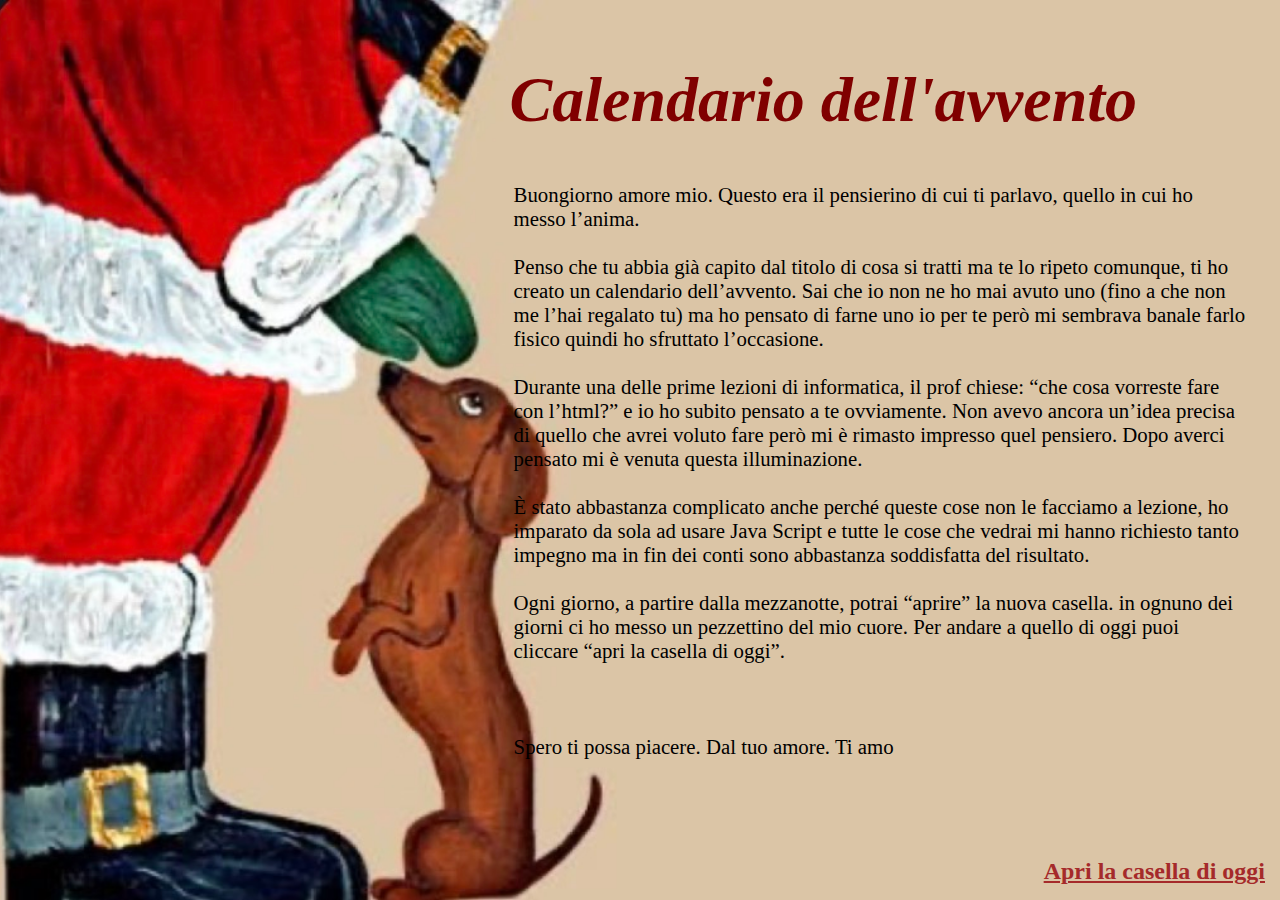
<file: Index.html>
<html lang="it">


<head>
  <meta charset="UTF-8" />
  <title>Calendario dell'avvento </title>
  <link rel="stylesheet" href="amore.css" />

</head>


<body>

  <div class="container"></div>
    <h1> <i> <b> Calendario dell'avvento </b> </i> </h1>
    <p id="messaggio1">

    Buongiorno amore mio. Questo era il pensierino di cui ti parlavo, quello in cui ho messo l’anima.  <br><br>
    
    Penso che tu abbia già capito dal titolo di cosa si tratti ma te lo ripeto comunque, ti ho creato un calendario dell’avvento. 
    Sai che io non ne ho mai avuto uno (fino a che non me l’hai regalato tu) ma ho pensato di farne uno io per te però mi sembrava banale farlo fisico quindi ho sfruttato l’occasione. 

    <br><br>
    Durante una delle prime lezioni di informatica, il prof chiese: “che cosa vorreste fare con l’html?” e io ho subito pensato a te ovviamente. Non avevo ancora un’idea precisa di quello che avrei voluto fare però mi è rimasto impresso quel pensiero. Dopo averci pensato mi è venuta questa illuminazione. 
    
    <br><br>
    È stato abbastanza complicato anche perché queste cose non le facciamo a lezione, ho imparato da sola ad usare Java Script e tutte le cose che vedrai mi hanno richiesto tanto impegno ma in fin dei conti sono abbastanza soddisfatta del risultato. 
    
    <br><br>
    Ogni giorno, a partire dalla mezzanotte, potrai “aprire” la nuova casella. in ognuno dei giorni ci ho messo un pezzettino del mio cuore. Per andare a quello di oggi puoi cliccare “apri la casella di oggi”.
    
    <br><br><br><br>
    Spero ti possa piacere. 
    Dal tuo amore. Ti amo

    </p>

    <br> 

    <b><a href="Giorni.html"> Apri la casella di oggi </a></b>

</body>

</html>
</file>
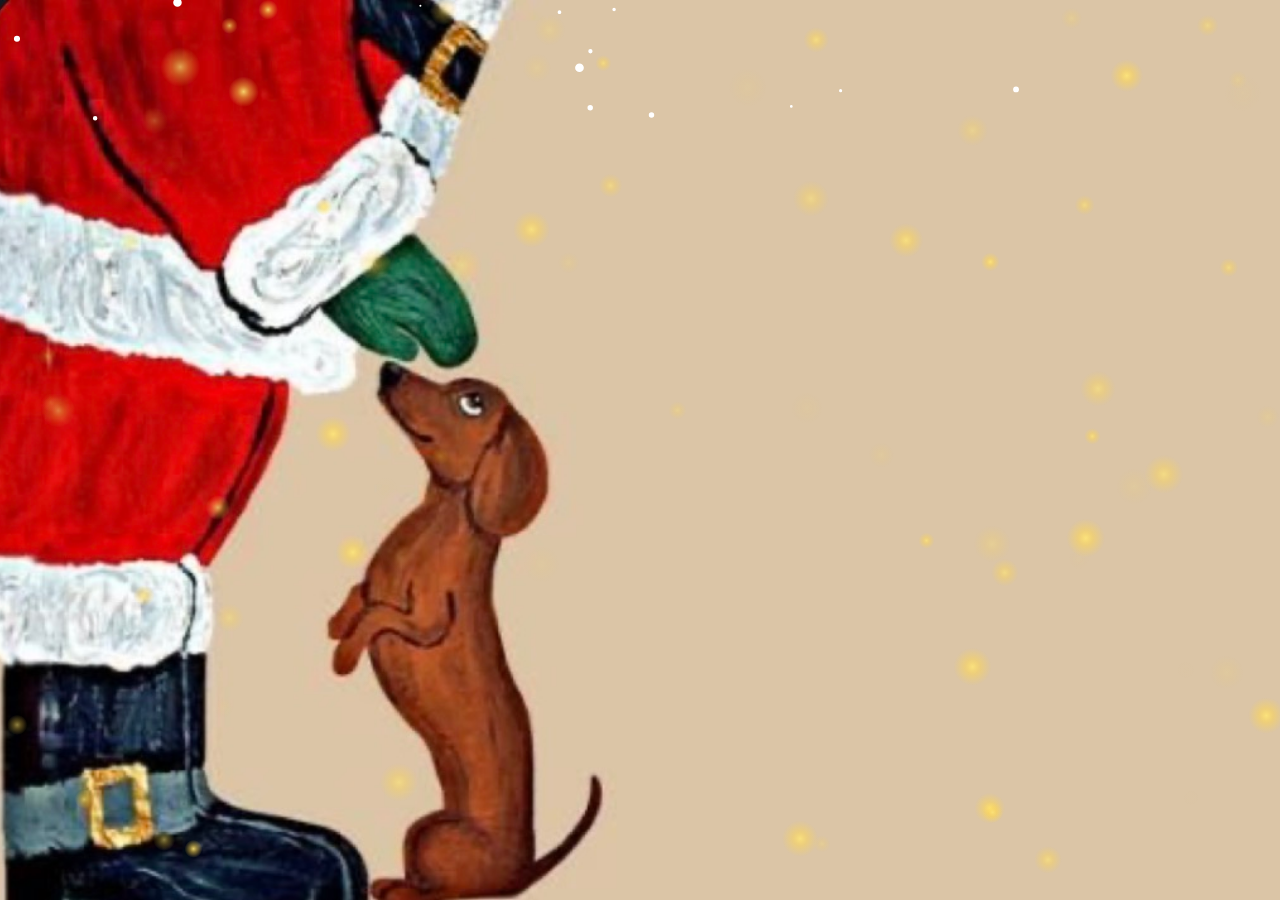
<file: Giorni.html>
<html lang="it">


<head>
  <meta charset="UTF-8" />
  <title>Calendario dell'avvento </title>
  <link rel="stylesheet" href="amore.css" />

</head>
 
<body>

  <canvas id="lightsCanvas"></canvas>

  <div id="doors">
    <div id="leftDoor" class="door">
      <div class="handle"></div>
    </div>
    <div id="rightDoor" class="door">
      <div class="handle"></div>
    </div>
  </div>
  
  <audio id="creakSound">
    <source src="porta.mp3" type="audio/mpeg">
  </audio>

    <canvas id="snowCanvas"></canvas>
    
    <div id="content">
      
      <div id="scratchContainer">
        <canvas id="scratchCanvas" width="300" height="150"></canvas>
        <div id="scratchMessage"></div>
      </div>

    </div>

    <canvas id="fireworksCanvas"></canvas>
    
    <script src="amore.js"></script>

</body>

</html>
</file>
<file: amore.css>
body {

  background-image:url(Sfondo.jpg);
  background-repeat: no-repeat;
  background-size: cover;
  background-position: center;

}

h1 {

  text-align: center;
  color: rgb(128, 0, 0);
  font-family:Palatino;
  font-size: 400%;
  margin-left: 29%;
  margin-top: 5%;
  margin-bottom: 2%;


}

p#messaggio1 {
  
  font-family:Palatino;
  color:black;
  text-align:left;
  font-size: 130%;
  margin-left:40%;
  margin-right: 2%;;
  margin-bottom: 2%;
  display: inline-block;

}

div#content {

  font-family: Palatino;
  color:black;
  text-align:left;
  font-size: 100%;
  margin-left: 46%;
  margin-right: 2%;
  white-space: pre-line;

}

img {

  border: 3px solid;
  border-color:blanchedalmond;
  border-radius: 18px;
  box-shadow: 0 4px 10px rgba(0, 0, 0, 0.08);

}

a {

  position: absolute;
  bottom: 15; 
  right: 15;
  font-family: Palatino;
  color: brown;
  font-size: 150%;

}

button {

  background-color: wheat;
  color:black; /* Colore del testo */
  padding: 8px 16px; /* Spaziatura interna */
  text-align: center;
  display: inline-block;
  font-size: 10px;
  margin: 4px 2px;
  border: none; /* Rimuove il bordo di default */
  border-radius: 8px;

}

#snowCanvas {
  position: fixed;
  top: 0;
  left: 0;
  width: 100%;
  height: 100%;
  pointer-events: none; /* permette di cliccare gli altri elementi */
  z-index: 2000; /* sopra tutto */
}

#lightsCanvas {
  position: fixed;
  top: 0;
  left: 0;
  width: 100%;
  height: 100%;
  pointer-events: none;
  z-index: 500; /* sotto alla neve, sopra allo sfondo */
}

/* CONTENITORE */
#doors {
  position: fixed;
  top: 0;
  left: 0;
  width: 100vw;
  height: 100vh;
  z-index: 1500;
  display: flex;
  pointer-events: none;
}

/* SINGOLE ANTE */
.door {
  width: 50vw;
  height: 100vh;
  background: linear-gradient(90deg, #3d2418, #2a160f);
  position: relative;
  transition: transform 2s ease-in-out;
  box-shadow: inset 0 0 20px rgba(0,0,0,0.6);
}

/* EFFETTO LEGNO */
.door::after {
  content: "";
  position: absolute;
  inset: 0;
  background-image: repeating-linear-gradient(
    90deg,
    rgba(255,255,255,0.05) 0,
    rgba(255,255,255,0.05) 2px,
    transparent 2px,
    transparent 6px
  );
  pointer-events: none;
}

/* MANIGLIE */
.handle {
  position: absolute;
  top: 50%;
  width: 20px;
  height: 80px;
  background: gold;
  border-radius: 10px;
  transform: translateY(-50%);
}

/* ------------------------
   PORTA SINISTRA
   ------------------------ */
#leftDoor {
  transform-origin: left center;     /* CARDINE A SINISTRA (fisso ai lati!!) */
}
#leftDoor .handle {
  right: 30px;
}
/* La porta si apre verso sinistra = va indietro */
.open-left {
  transform: rotateY(90deg);
}

/* ------------------------
   PORTA DESTRA
   ------------------------ */
#rightDoor {
  transform-origin: right center;    /* CARDINE A DESTRA */
}
#rightDoor .handle {
  left: 30px;
}
/* La porta si apre verso destra */
.open-right {
  transform: rotateY(-90deg);
}




.memory-game {
  display: flex;
  justify-content: center;
  align-items: center;
  margin-top: 20px;
}

.memory-grid {
  display: grid;
  grid-template-columns: repeat(4, 150px);
  grid-gap: 10px;
  justify-content: center;
}

.memory-card {
  width: 120px;
  height: 120px;
  perspective: 800px;
  position: relative;
  cursor: pointer;
  transform-style: preserve-3d;
  transition: transform 0.5s;
}

.memory-card > div {
  width: 100%;
  height: 100%;
  border-radius: 10px;
  backface-visibility: hidden;
  position: absolute;
  top: 0;
  left: 0;
}

/* Retro */
.memory-card .back {
  background: #b5651d;
  color: white;
  display: flex;
  justify-content: center;
  align-items: center;
  font-size: 30px;
  transform: rotateY(0deg);
}

/* Fronte */
.memory-card .front {
  background-size: cover;
  background-position: center;
  transform: rotateY(180deg);
}

/* Flip: mostra il fronte */
.memory-card.flip {
  transform: rotateY(180deg);
}

/* Carta già matchata */
.memory-card.matched {
  box-shadow: 0 0 12px rgba(34,139,34,0.6);
  pointer-events: none;
}

/* PUZZLE */

.puzzle-wrapper {
  position: relative;
  margin: 30px auto;
  width: auto;
  max-width: 100%;
  background: #deb887;
  padding: 12px;
  box-shadow: 0 4px 10px rgba(176,196,222);
  border-radius: 8px;
}

/* griglia dei target */
.puzzle-solved-grid {
  display: grid;
  background: #deb887;
  padding: 6px;
  gap: 0;
  justify-content: center;
  box-sizing: border-box;
}

/* celle target */
.puzzle-cell {
  width: 100px;
  height: 100px;
  border: 1px dashed #bbb;
  box-sizing: border-box;
  display: flex;
  align-items: center;
  justify-content: center;
  overflow: hidden;
}

/* pezzi: non assoluti, così si dispongono nella start-grid come desideri */
.puzzle-piece {
  width: 100px;
  height: 100px;
  border: 1px solid #aaa;
  cursor: grab;
  background-repeat: no-repeat;
  background-position: center;
  background-size: cover;
  display: inline-block;
  box-sizing: border-box;
  margin: 0;
  user-select: none;
}

/* griglia di partenza */
.puzzle-start-grid {
  /* le regole principali vengono impostate dinamicamente dal JS, ma qui alcune di fallback */
  display: flex;
  flex-wrap: wrap;
  gap: 6px;
  justify-content: center;
}

/* GIOCO DEL CERCARE LE PAROLE */

.wordsearch-table {
  border-collapse: collapse;
  margin: 20px auto;
}

.wordsearch-table td {
  width: 38px;
  height: 38px;
  text-align: center;
  font-size: 20px;
  font-weight: bold;
  border: 1px solid #aaa;
  cursor: pointer;
  background: white;
  transition: background 0.2s;
}

.selected-correct {
  background: #6bd86b !important; /* verde */
  color: white;
}

.selected-wrong {
  background: #e05c5c !important; /* rosso */
  color: white;
}

.wordsearch-message {
  margin-top: 15px;
  font-size: 22px;
  color: #008000;
  font-weight: bold;
}
.wordsearch-grid div {
  transition: background 0.2s;
  border-radius: 6px;
}

.wordsearch-word {
  transition: background 0.3s;
}

/* SLOT MACHINE */
.slot-machine {
  width: 260px;
  margin: 0 auto;
  padding: 20px;
  border-radius: 12px;
  text-align: center;
}

.slots {
  display: flex;
  justify-content: center;
  margin: 15px 0;
}

.reel {
  width: 55px;
  height: 55px;
  margin: 0 5px;
  background: white;
  border-radius: 8px;
  display: flex;
  justify-content: center;
  align-items: center;
  font-size: 35px;
  border: 2px solid #ccc;
}

.lever {
  width: 30px;
  height: 100px;
  background: #c0392b;
  border-radius: 10px;
  margin: 15px auto;
  cursor: pointer;
  position: relative;
  transition: transform 0.2s ease;
}

.lever::after {
  content: "";
  width: 35px;
  height: 35px;
  background: #e74c3c;
  border-radius: 50%;
  position: absolute;
  top: -15px;
  left: -2px;
}

/* Animazione della leva mentre viene tirata */
.lever.active {
  transform: translateY(20px) rotate(10deg);
}

.slot-score {
  font-size: 22px;
  margin-top: 10px;
  font-weight: bold;
}

.slot-values {
  margin-top: 10px;
  font-size: 16px;
  color: #333;
  text-align: center;
}

.slot-values p {
  margin: 4px 0;
}

/* palline di natale */

/* Contenitore generale */
.gioco-albero-container {
  width: 100%;
  height: 100vh;
  background: #d8efff;
  display: flex;
  justify-content: center;
  align-items: center;
  position: relative;
  overflow: hidden;
}

/* Albero di Natale (pino) */
.albero-natale {
  width: 260px;
  height: 360px;
  background: #1f7a1f;
  clip-path: polygon(50% 0%, 75% 25%, 60% 25%, 85% 50%, 
                     70% 50%, 95% 75%, 70% 75%, 100% 100%, 
                     0% 100%, 30% 75%, 5% 75%, 30% 50%, 
                     15% 50%, 40% 25%, 25% 25%);
  position: relative;
  box-shadow: 0 0 20px rgba(0,0,0,0.3);
}

/* Palline */
.pallina {
  width: 45px;
  height: 45px;
  font-size: 32px;
  position: absolute;
  cursor: grab;
  user-select: none;
  transition: transform 0.1s;
}

.pallina:active {
  cursor: grabbing;
  transform: scale(1.1);
}

.pallina-fissata {
  pointer-events: none;
}

/* Coriandoli */
.coriandolo {
  width: 8px;
  height: 12px;
  position: absolute;
  top: -20px;
  background: hsl(calc(360 * var(--i)), 80%, 60%);
  animation: caduta 3s linear infinite;
}

@keyframes caduta {
  0% { transform: translateY(0) rotate(0deg); }
  100% { transform: translateY(120vh) rotate(360deg); }
}

/* Messaggio finale */
.messaggio-finale {
  position: absolute;
  bottom: 40px;
  font-size: 40px;
  font-weight: bold;
  color: red;
  text-shadow: 0 0 10px white;
}

.pallina {
  width: 80px;
  height: 80px;
  object-fit: cover;
  border-radius: 50%;
  margin: 10px;
}

.pallina-emoji {
  font-size: 70px;
  margin: 10px;
  display: inline-block;
}

* CONNECT THE DOTS */
.connect-dots-wrapper {
  position: relative;
  max-width: 800px;       /* puoi adattarlo */
  margin: 30px auto;
}

.connect-dots-wrapper canvas {
  width: 100%;
  height: auto;
  background: #fff;       /* sfondo bianco visibile */
  display: block;
  border: 2px solid #333;
  border-radius: 10px;
  cursor: crosshair;
}

input {
  font-family: Palatino, serif;
  font-weight: bold;
}

.chat-guess-wrapper {
  width: 100%;
  max-width: 600px;
  margin: 20px auto;
  text-align: center;
}

.chat-image {
  width: 100%;
  border-radius: 12px;
  box-shadow: 0 4px 10px rgba(0,0,0,0.2);
  margin-bottom: 20px;
}

.answers-box {
  display: flex;
  flex-direction: column;
  gap: 15px;
}

.answer-btn {
  padding: 15px;
  border-radius: 12px;
  background: white;
  border: 2px solid #aaa;
  font-family: Palatino;
  cursor: pointer;
  transition: .25s;
}

.answer-btn:hover {
  transform: scale(1.03);
  background: #f7f7f7;
}

.answer-btn.correct {
  border-color: #2ecc71;
  background: #c8f7d4;
}

.answer-btn.wrong {
  border-color: #e74c3c;
  background: #f7c4c4;
}

/* FUOCHI D’ARTIFICIO */
.firework {
  position: fixed;
  width: 6px;
  height: 6px;
  border-radius: 50%;
  pointer-events: none;
  animation: explode 1.2s ease-out forwards;
  z-index: 5000;
  background: radial-gradient(circle, white, transparent);
}

@keyframes explode {
  0% {
      transform: scale(0);
      opacity: 1;
  }
  70% {
      transform: scale(20);
      opacity: 0.9;
      background: radial-gradient(circle, 
          hsl(calc(360 * var(--i)), 80%, 70%), 
          transparent);
  }
  100% {
      transform: scale(30);
      opacity: 0;
  }
}
</file>
